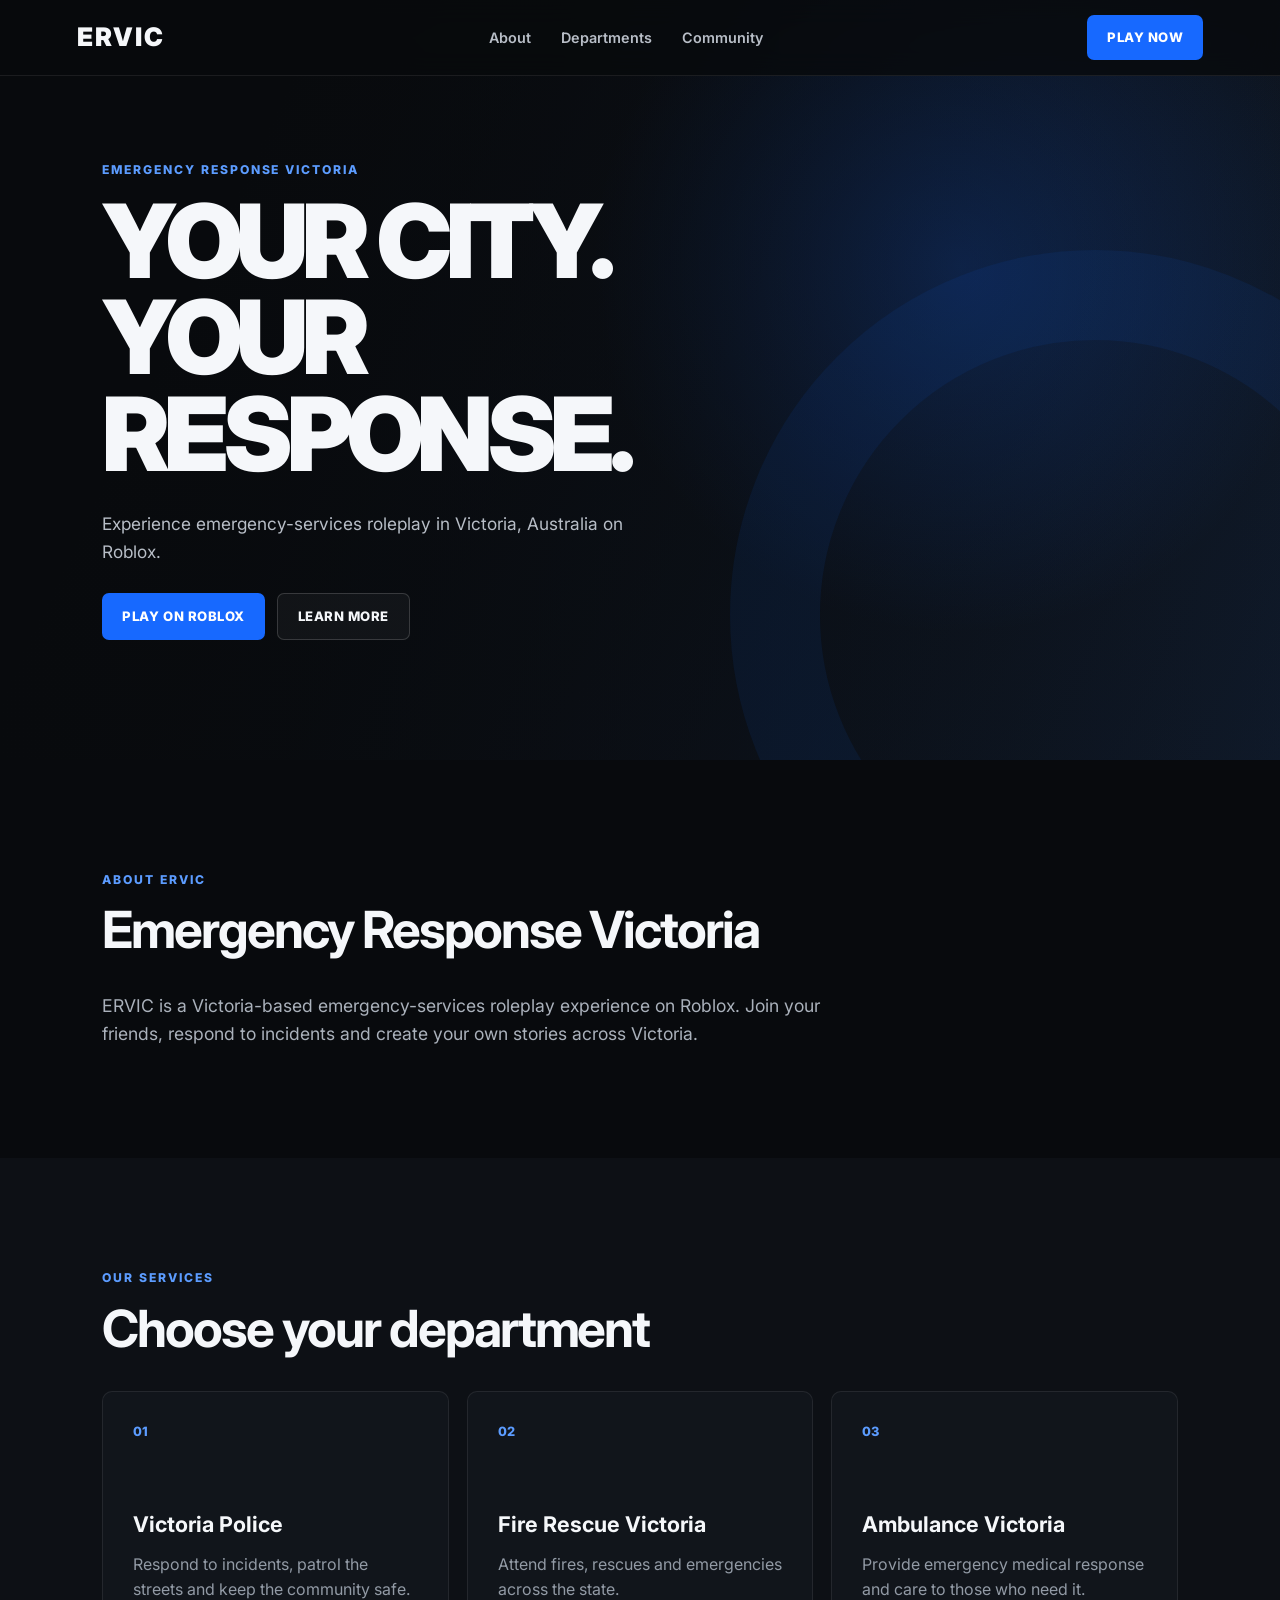
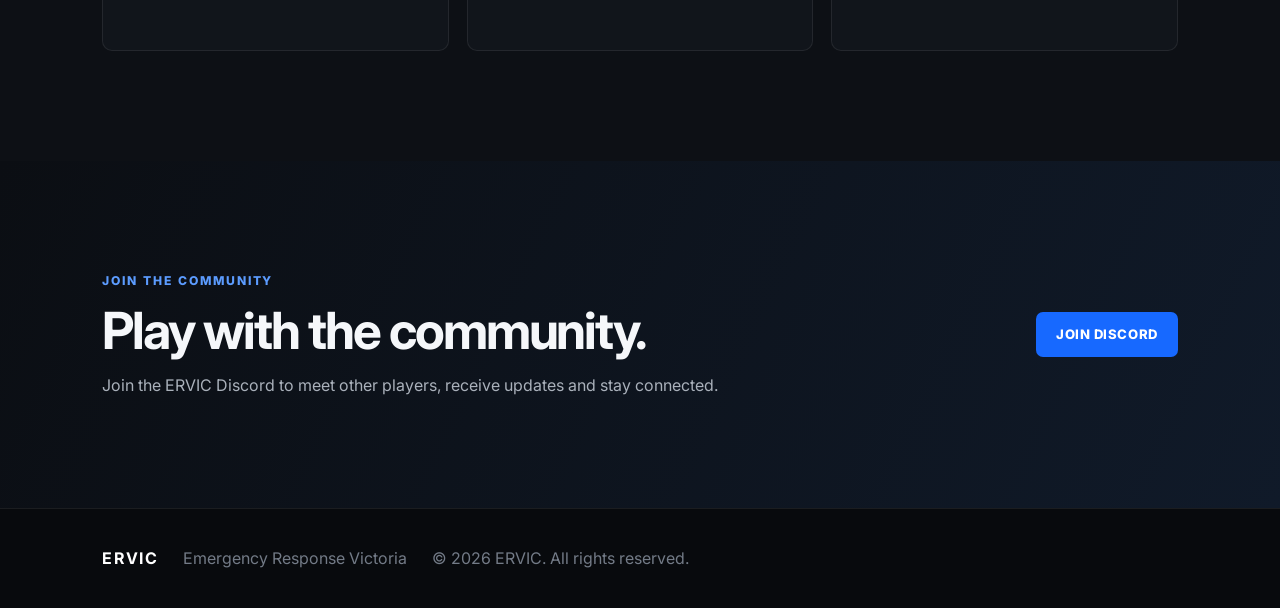
<file: index.html>
<!DOCTYPE html>
<html lang="en">
<head>
  <meta charset="UTF-8">
  <meta name="viewport" content="width=device-width, initial-scale=1.0">
  <meta name="description" content="ERVIC - Emergency Response Victoria on Roblox.">
  <title>ERVIC | Emergency Response Victoria</title>
  <link rel="stylesheet" href="style.css">
</head>
<body>
  <header class="navbar">
    <a class="logo" href="index.html">ERVIC</a>
    <nav>
      <a href="#about">About</a>
      <a href="#departments">Departments</a>
      <a href="#community">Community</a>
    </nav>
    <a class="nav-button" href="https://www.roblox.com/" target="_blank" rel="noopener">PLAY NOW</a>
  </header>

  <main>
    <section class="hero">
      <div class="hero-overlay"></div>
      <div class="hero-content">
        <p class="eyebrow">EMERGENCY RESPONSE VICTORIA</p>
        <h1>YOUR CITY.<br>YOUR RESPONSE.</h1>
        <p class="hero-text">Experience emergency-services roleplay in Victoria, Australia on Roblox.</p>
        <div class="buttons">
          <a class="button primary" href="https://www.roblox.com/" target="_blank" rel="noopener">PLAY ON ROBLOX</a>
          <a class="button secondary" href="#about">LEARN MORE</a>
        </div>
      </div>
    </section>

    <section id="about" class="section">
      <div class="section-heading">
        <p class="eyebrow">ABOUT ERVIC</p>
        <h2>Emergency Response Victoria</h2>
      </div>
      <p class="intro">ERVIC is a Victoria-based emergency-services roleplay experience on Roblox. Join your friends, respond to incidents and create your own stories across Victoria.</p>
    </section>

    <section id="departments" class="section dark-section">
      <div class="section-heading">
        <p class="eyebrow">OUR SERVICES</p>
        <h2>Choose your department</h2>
      </div>
      <div class="cards">
        <article class="card">
          <span class="card-number">01</span>
          <h3>Victoria Police</h3>
          <p>Respond to incidents, patrol the streets and keep the community safe.</p>
        </article>
        <article class="card">
          <span class="card-number">02</span>
          <h3>Fire Rescue Victoria</h3>
          <p>Attend fires, rescues and emergencies across the state.</p>
        </article>
        <article class="card">
          <span class="card-number">03</span>
          <h3>Ambulance Victoria</h3>
          <p>Provide emergency medical response and care to those who need it.</p>
        </article>
      </div>
    </section>

    <section id="community" class="community section">
      <div>
        <p class="eyebrow">JOIN THE COMMUNITY</p>
        <h2>Play with the community.</h2>
        <p>Join the ERVIC Discord to meet other players, receive updates and stay connected.</p>
      </div>
      <a class="button primary" href="https://discord.com/" target="_blank" rel="noopener">JOIN DISCORD</a>
    </section>
  </main>

  <footer>
    <strong>ERVIC</strong>
    <span>Emergency Response Victoria</span>
    <span>© 2026 ERVIC. All rights reserved.</span>
  </footer>
</body>
</html>
</file>
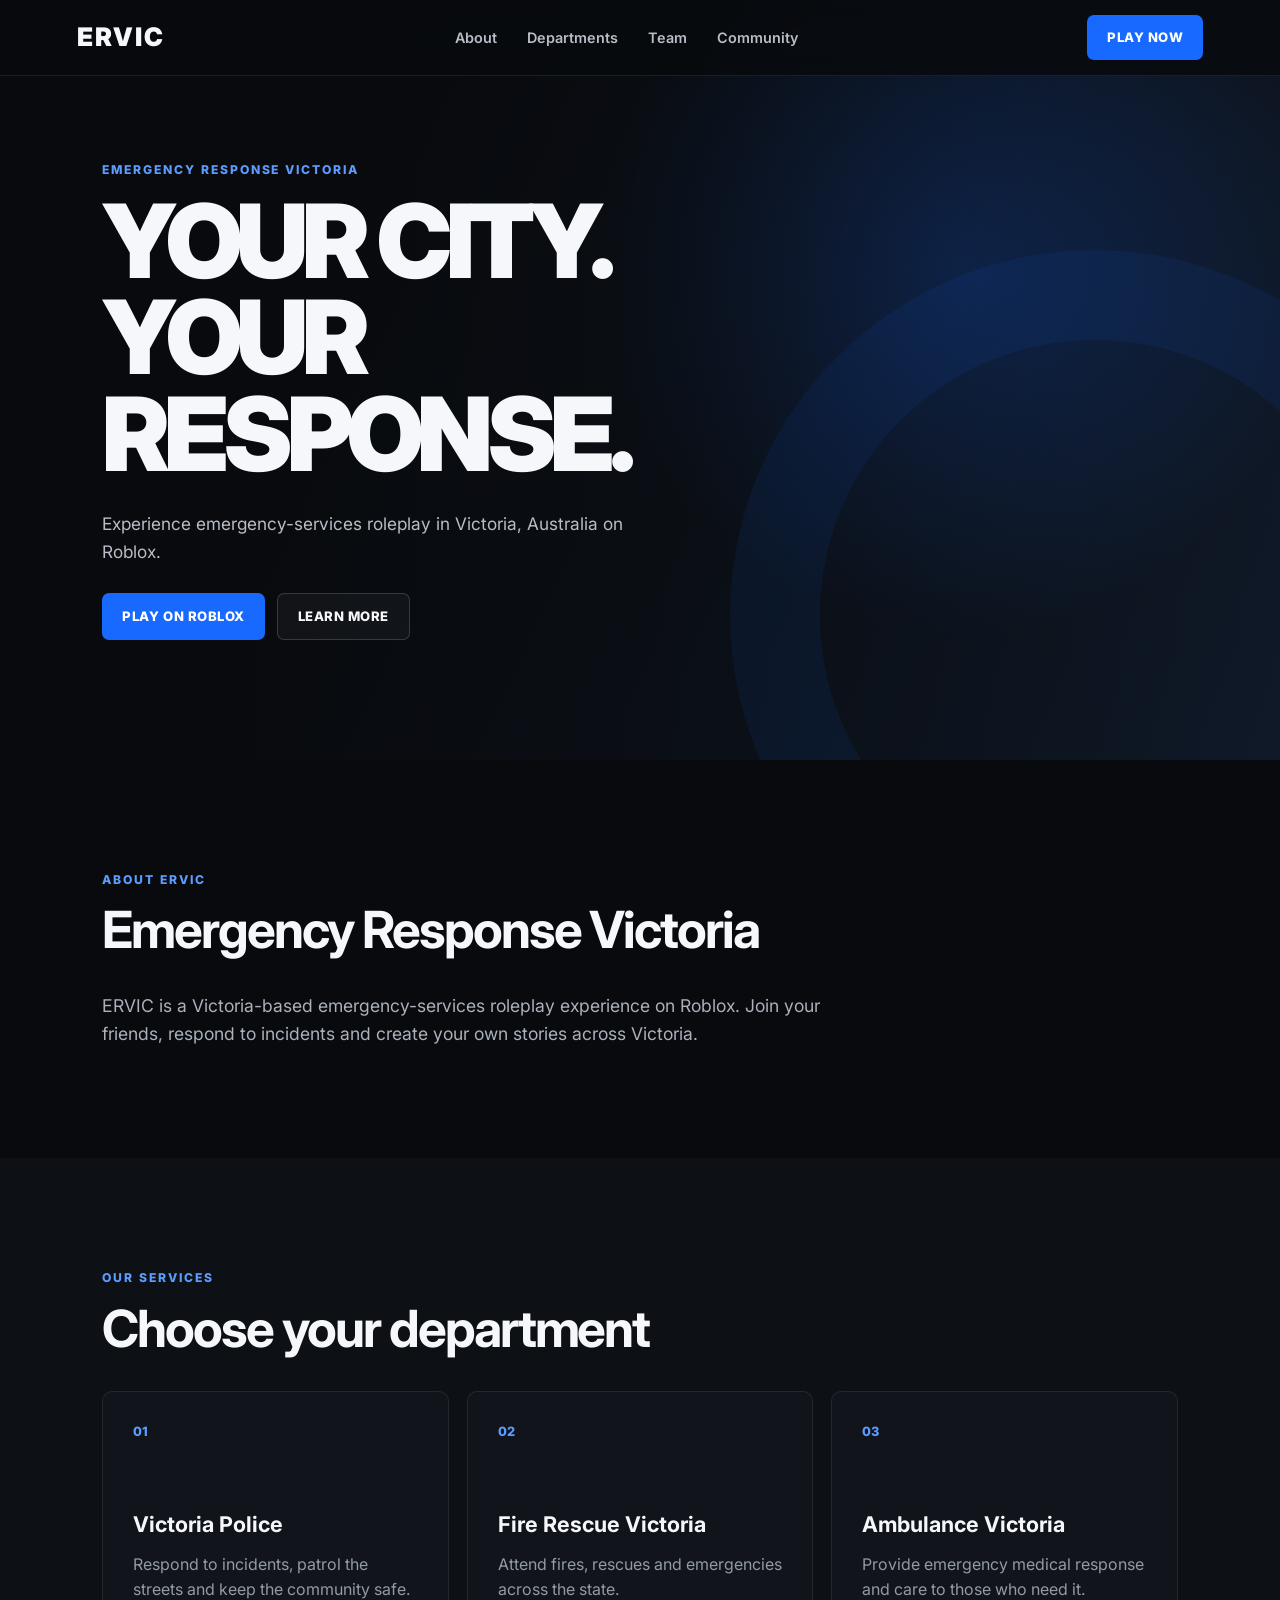
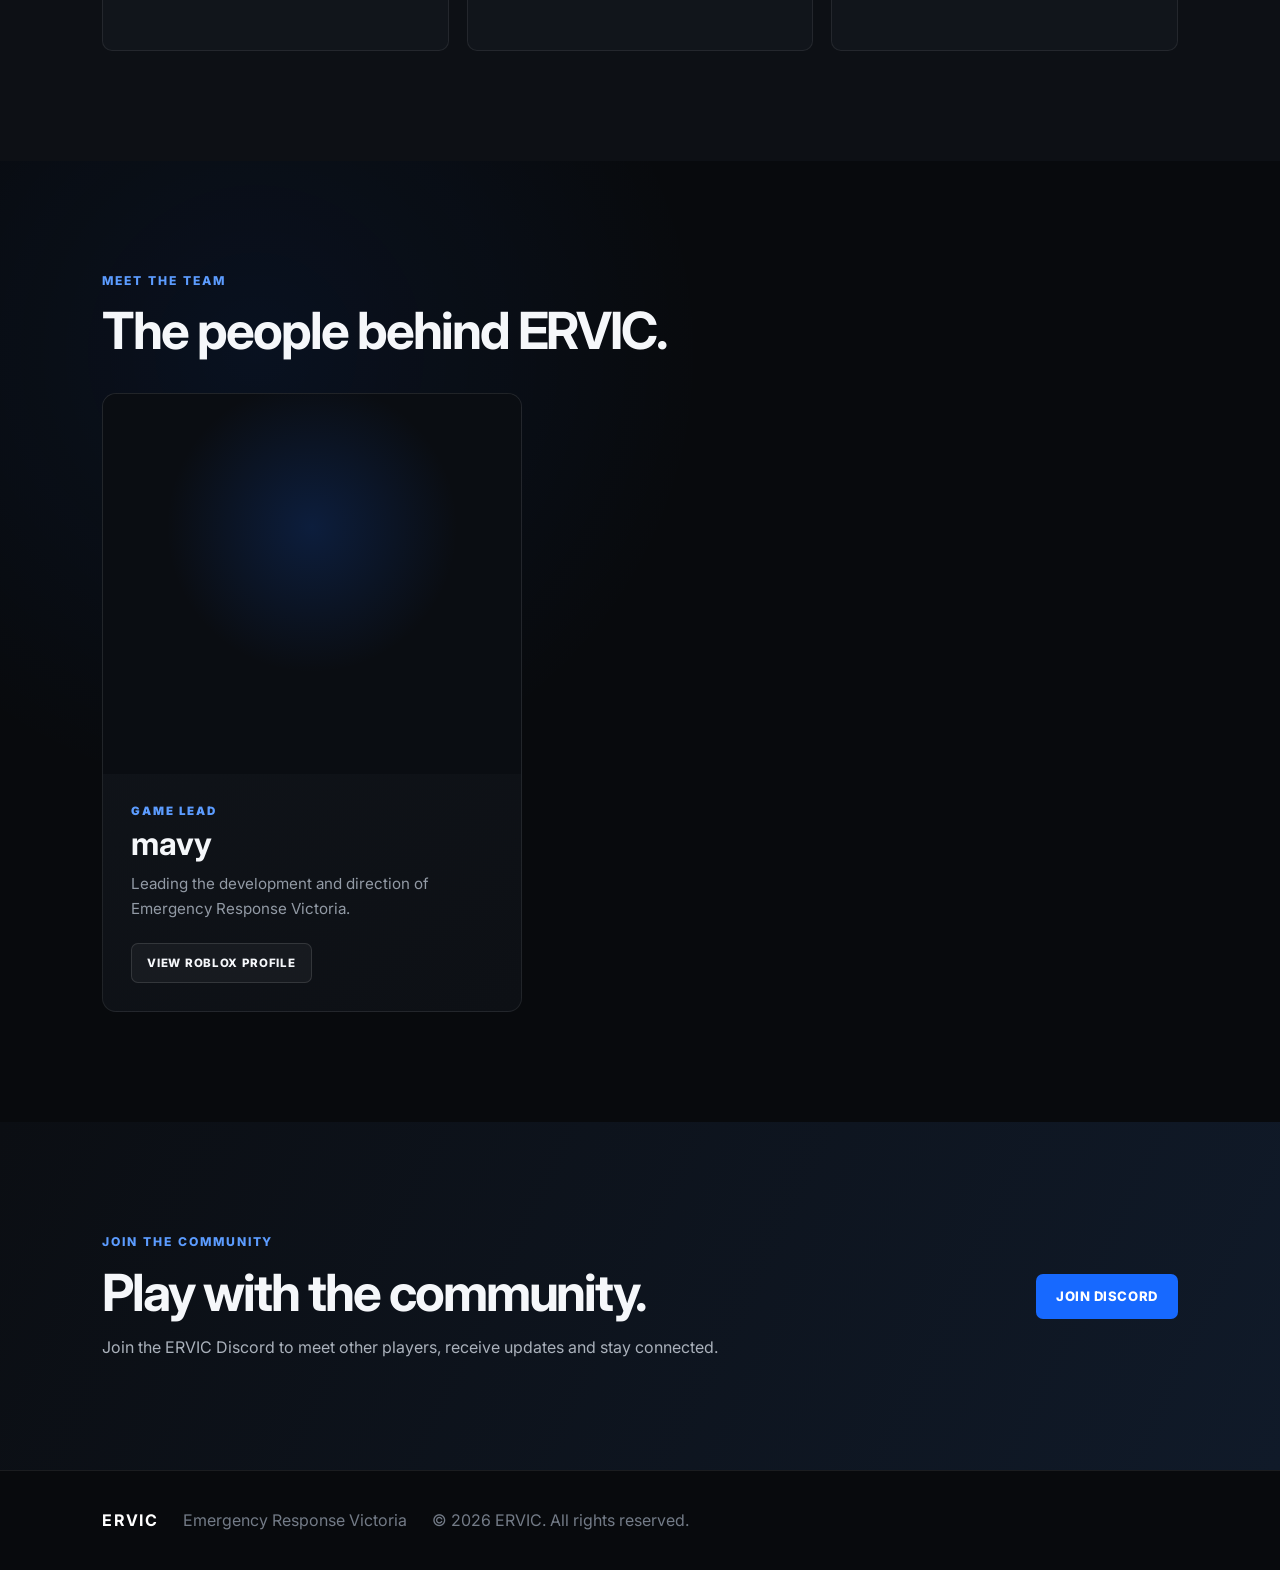
<file: preview.html>
<!DOCTYPE html>
<html lang="en">
<head>
<meta charset="UTF-8">
<meta name="viewport" content="width=device-width, initial-scale=1.0">
<meta name="description" content="ERVIC - Emergency Response Victoria on Roblox.">
<title>ERVIC | Emergency Response Victoria</title>
<link rel="stylesheet" href="style.css">
</head>
<body>
<header class="navbar">
<a class="logo" href="index.html">ERVIC</a>
<nav>
<a href="#about">About</a>
<a href="#departments">Departments</a>
<a href="#team">Team</a>
<a href="#community">Community</a>
</nav>
<a class="nav-button" href="https://www.roblox.com/" target="_blank" rel="noopener">PLAY NOW</a>
</header>
<main>
<section class="hero">
<div class="hero-overlay"></div>
<div class="hero-content">
<p class="eyebrow">EMERGENCY RESPONSE VICTORIA</p>
<h1>YOUR CITY.<br>YOUR RESPONSE.</h1>
<p class="hero-text">Experience emergency-services roleplay in Victoria, Australia on Roblox.</p>
<div class="buttons">
<a class="button primary" href="https://www.roblox.com/" target="_blank" rel="noopener">PLAY ON ROBLOX</a>
<a class="button secondary" href="#about">LEARN MORE</a>
</div>
</div>
</section>
<section id="about" class="section">
<div class="section-heading">
<p class="eyebrow">ABOUT ERVIC</p>
<h2>Emergency Response Victoria</h2>
</div>
<p class="intro">ERVIC is a Victoria-based emergency-services roleplay experience on Roblox. Join your friends, respond to incidents and create your own stories across Victoria.</p>
</section>
<section id="departments" class="section dark-section">
<div class="section-heading">
<p class="eyebrow">OUR SERVICES</p>
<h2>Choose your department</h2>
</div>
<div class="cards">
<article class="card"><span class="card-number">01</span><h3>Victoria Police</h3><p>Respond to incidents, patrol the streets and keep the community safe.</p></article>
<article class="card"><span class="card-number">02</span><h3>Fire Rescue Victoria</h3><p>Attend fires, rescues and emergencies across the state.</p></article>
<article class="card"><span class="card-number">03</span><h3>Ambulance Victoria</h3><p>Provide emergency medical response and care to those who need it.</p></article>
</div>
</section>
<section id="team" class="section team-section">
<div class="section-heading">
<p class="eyebrow">MEET THE TEAM</p>
<h2>The people behind ERVIC.</h2>
</div>
<div class="team-grid">
<article class="team-card">
<div class="team-avatar">
<iframe src="https://roembed.com/avatar/830076538?bg=transparent&anim=none&orbit=0&zoom=0" title="mavy Roblox avatar" loading="lazy" allow="fullscreen"></iframe>
</div>
<div class="team-info">
<p class="team-role">GAME LEAD</p>
<h3>mavy</h3>
<p>Leading the development and direction of Emergency Response Victoria.</p>
<a class="team-profile" href="https://www.roblox.com/users/830076538/profile" target="_blank" rel="noopener">VIEW ROBLOX PROFILE</a>
</div>
</article>
</div>
</section>
<section id="community" class="community section">
<div>
<p class="eyebrow">JOIN THE COMMUNITY</p>
<h2>Play with the community.</h2>
<p>Join the ERVIC Discord to meet other players, receive updates and stay connected.</p>
</div>
<a class="button primary" href="https://discord.com/" target="_blank" rel="noopener">JOIN DISCORD</a>
</section>
</main>
<footer>
<strong>ERVIC</strong>
<span>Emergency Response Victoria</span>
<span>© 2026 ERVIC. All rights reserved.</span>
</footer>
</body>
</html>
</file>
<file: style.css>
@import url('https://fonts.googleapis.com/css2?family=Inter:wght@400;500;600;700;800;900&display=swap');
*{box-sizing:border-box;margin:0;padding:0}html{scroll-behavior:smooth}body{font-family:"Inter",Arial,sans-serif;background:#080a0d;color:#f5f7fa;line-height:1.6}a{color:inherit;text-decoration:none}.navbar{position:fixed;z-index:10;top:0;width:100%;height:76px;display:flex;align-items:center;justify-content:space-between;padding:0 6%;background:rgba(8,10,13,.82);border-bottom:1px solid rgba(255,255,255,.08);backdrop-filter:blur(14px)}.logo{font-size:1.6rem;font-weight:900;letter-spacing:.08em}nav{display:flex;gap:30px}nav a{color:#b8bec7;font-size:.9rem;font-weight:600}nav a:hover{color:#fff}.nav-button,.button{display:inline-flex;align-items:center;justify-content:center;border-radius:7px;padding:12px 20px;font-size:.82rem;font-weight:800;letter-spacing:.04em;transition:.2s ease}.nav-button,.primary{background:#1769ff;color:#fff}.nav-button:hover,.primary:hover{transform:translateY(-2px);filter:brightness(1.1)}.hero{min-height:760px;position:relative;display:flex;align-items:center;padding:120px 8% 80px;background:radial-gradient(circle at 75% 35%,rgba(23,105,255,.28),transparent 34%),linear-gradient(115deg,#080a0d 20%,#0c1119 55%,#101b2c 100%);overflow:hidden}.hero::after{content:"";position:absolute;width:550px;height:550px;right:-180px;bottom:-220px;border:90px solid rgba(23,105,255,.08);border-radius:50%}.hero-overlay{position:absolute;inset:0;background:linear-gradient(90deg,rgba(8,10,13,.95),rgba(8,10,13,.45),rgba(8,10,13,.1))}.hero-content{position:relative;z-index:1;max-width:760px}.eyebrow{color:#5c9cff;font-size:.76rem;font-weight:800;letter-spacing:.16em;margin-bottom:14px}h1{font-size:clamp(3rem,8vw,6.8rem);line-height:.94;letter-spacing:-.06em;font-weight:900}.hero-text{max-width:580px;color:#b8bec7;font-size:1.08rem;margin:28px 0}.buttons{display:flex;gap:12px;flex-wrap:wrap}.secondary{border:1px solid rgba(255,255,255,.16);background:rgba(255,255,255,.04)}.secondary:hover{background:rgba(255,255,255,.09)}.section{padding:110px 8%}.dark-section{background:#0d1015}.section-heading{max-width:760px;margin-bottom:35px}h2{font-size:clamp(2rem,4vw,3.4rem);line-height:1.05;letter-spacing:-.04em}.intro{max-width:780px;color:#aab1bb;font-size:1.1rem}.cards{display:grid;grid-template-columns:repeat(3,1fr);gap:18px}.card{min-height:260px;padding:30px;border:1px solid rgba(255,255,255,.08);background:#11151b;border-radius:10px}.card-number{display:block;color:#5c9cff;font-size:.8rem;font-weight:800;margin-bottom:65px}.card h3{font-size:1.35rem;margin-bottom:10px}.card p{color:#929aa5}.team-section{background:radial-gradient(circle at 20% 20%,rgba(23,105,255,.08),transparent 35%),#080a0d}.team-grid{display:grid;grid-template-columns:repeat(auto-fit,minmax(280px,420px));gap:22px}.team-card{overflow:hidden;border:1px solid rgba(255,255,255,.08);background:linear-gradient(145deg,#11151b,#0d1015);border-radius:14px;transition:.25s ease}.team-card:hover{transform:translateY(-5px);border-color:rgba(92,156,255,.35);box-shadow:0 20px 50px rgba(0,0,0,.28)}.team-avatar{height:380px;display:flex;align-items:center;justify-content:center;overflow:hidden;background:radial-gradient(circle at 50% 35%,rgba(23,105,255,.18),transparent 45%),#0a0d12}.team-avatar iframe{width:100%;height:100%;border:0;display:block}.team-info{padding:28px}.team-role{color:#5c9cff;font-size:.72rem;font-weight:900;letter-spacing:.16em;margin-bottom:8px}.team-info h3{font-size:2rem;line-height:1;margin-bottom:12px}.team-info>p:not(.team-role){color:#929aa5;font-size:.95rem;margin-bottom:22px}.team-profile{display:inline-flex;align-items:center;justify-content:center;padding:10px 15px;border:1px solid rgba(255,255,255,.12);border-radius:7px;background:rgba(255,255,255,.04);font-size:.72rem;font-weight:800;letter-spacing:.06em;transition:.2s ease}.team-profile:hover{background:rgba(255,255,255,.09);border-color:rgba(92,156,255,.4)}.community{display:flex;align-items:center;justify-content:space-between;gap:40px;background:linear-gradient(115deg,#0b0e13,#101a29)}.community p:not(.eyebrow){color:#aab1bb;max-width:650px;margin-top:15px}footer{min-height:100px;padding:30px 8%;display:flex;align-items:center;gap:25px;flex-wrap:wrap;color:#737b87;border-top:1px solid rgba(255,255,255,.08)}footer strong{color:#fff;letter-spacing:.08em}@media(max-width:800px){nav{display:none}.navbar{padding:0 5%}.hero{min-height:700px;padding:120px 6% 70px}.section{padding:80px 6%}.cards{grid-template-columns:1fr}.team-grid{grid-template-columns:1fr}.team-avatar{height:340px}.community{display:block}.community .button{margin-top:25px}footer{display:block}footer span{display:block;margin-top:8px}}
</file>
